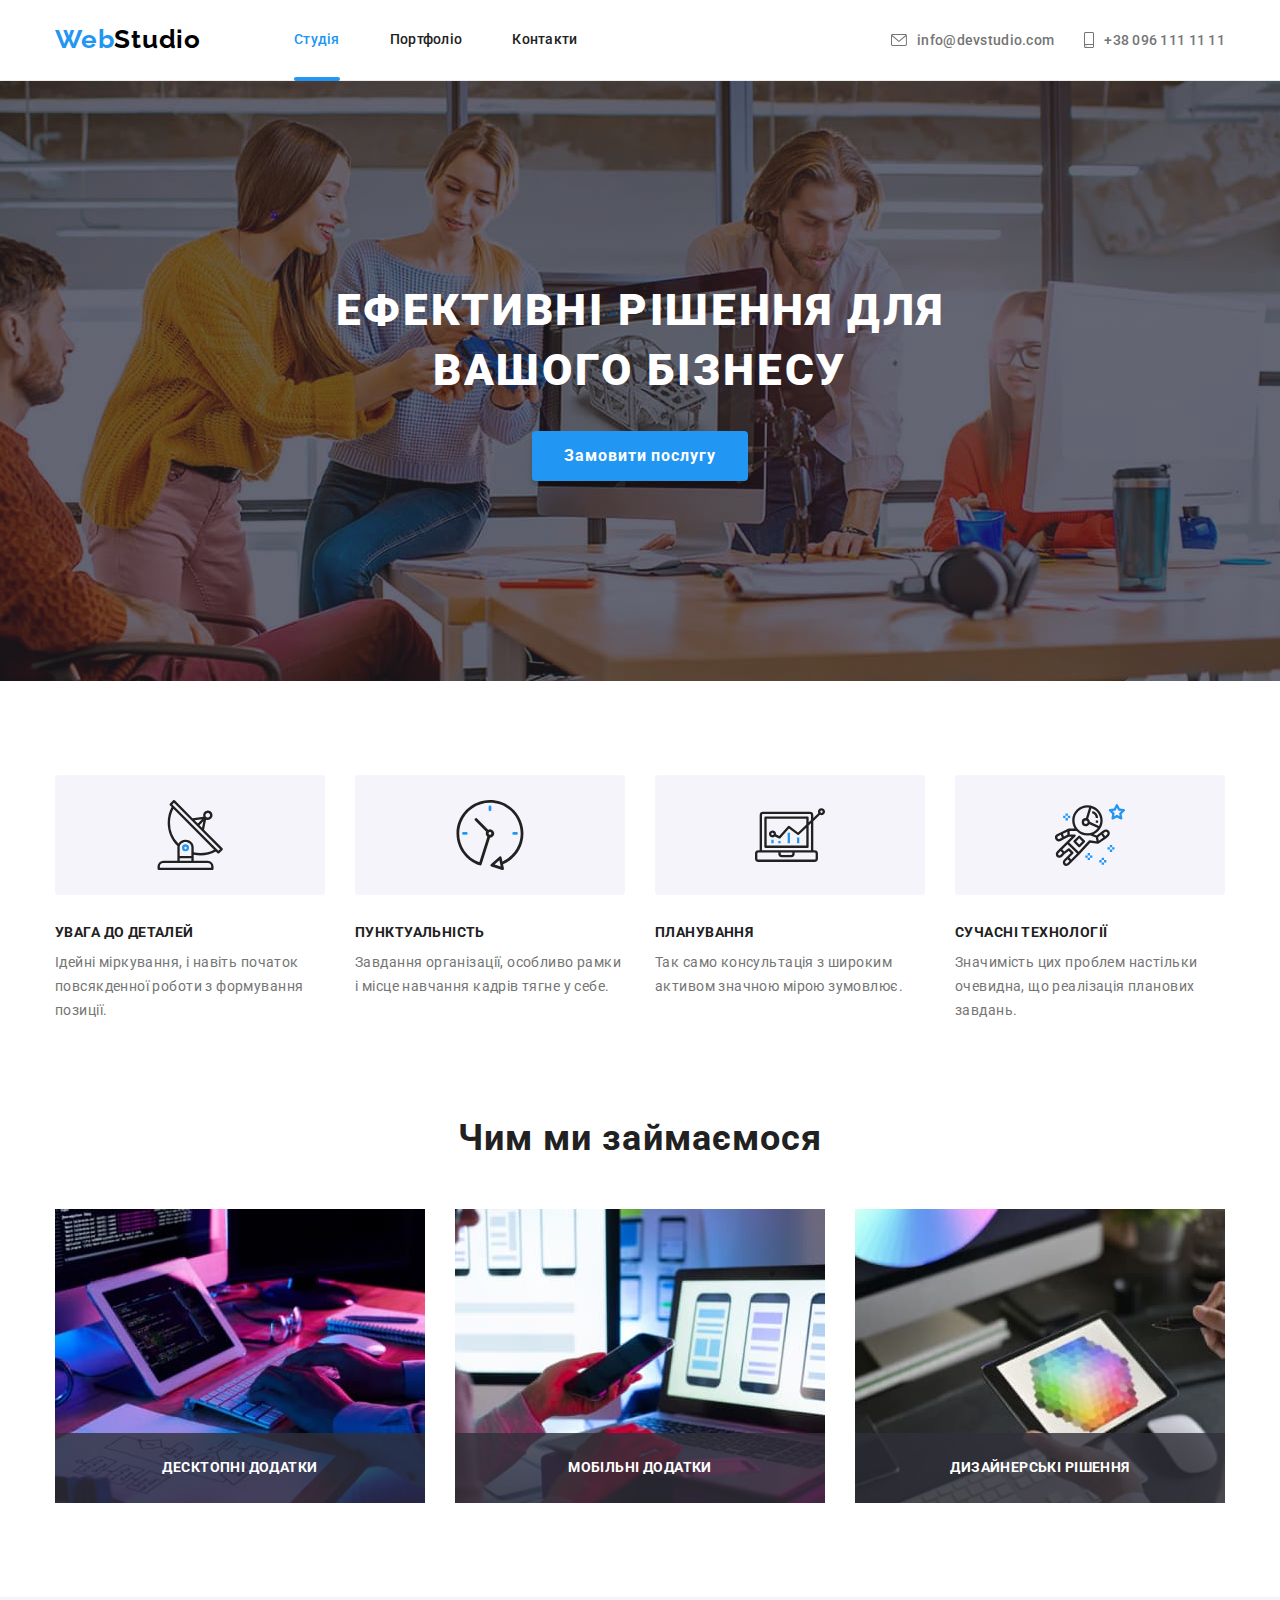
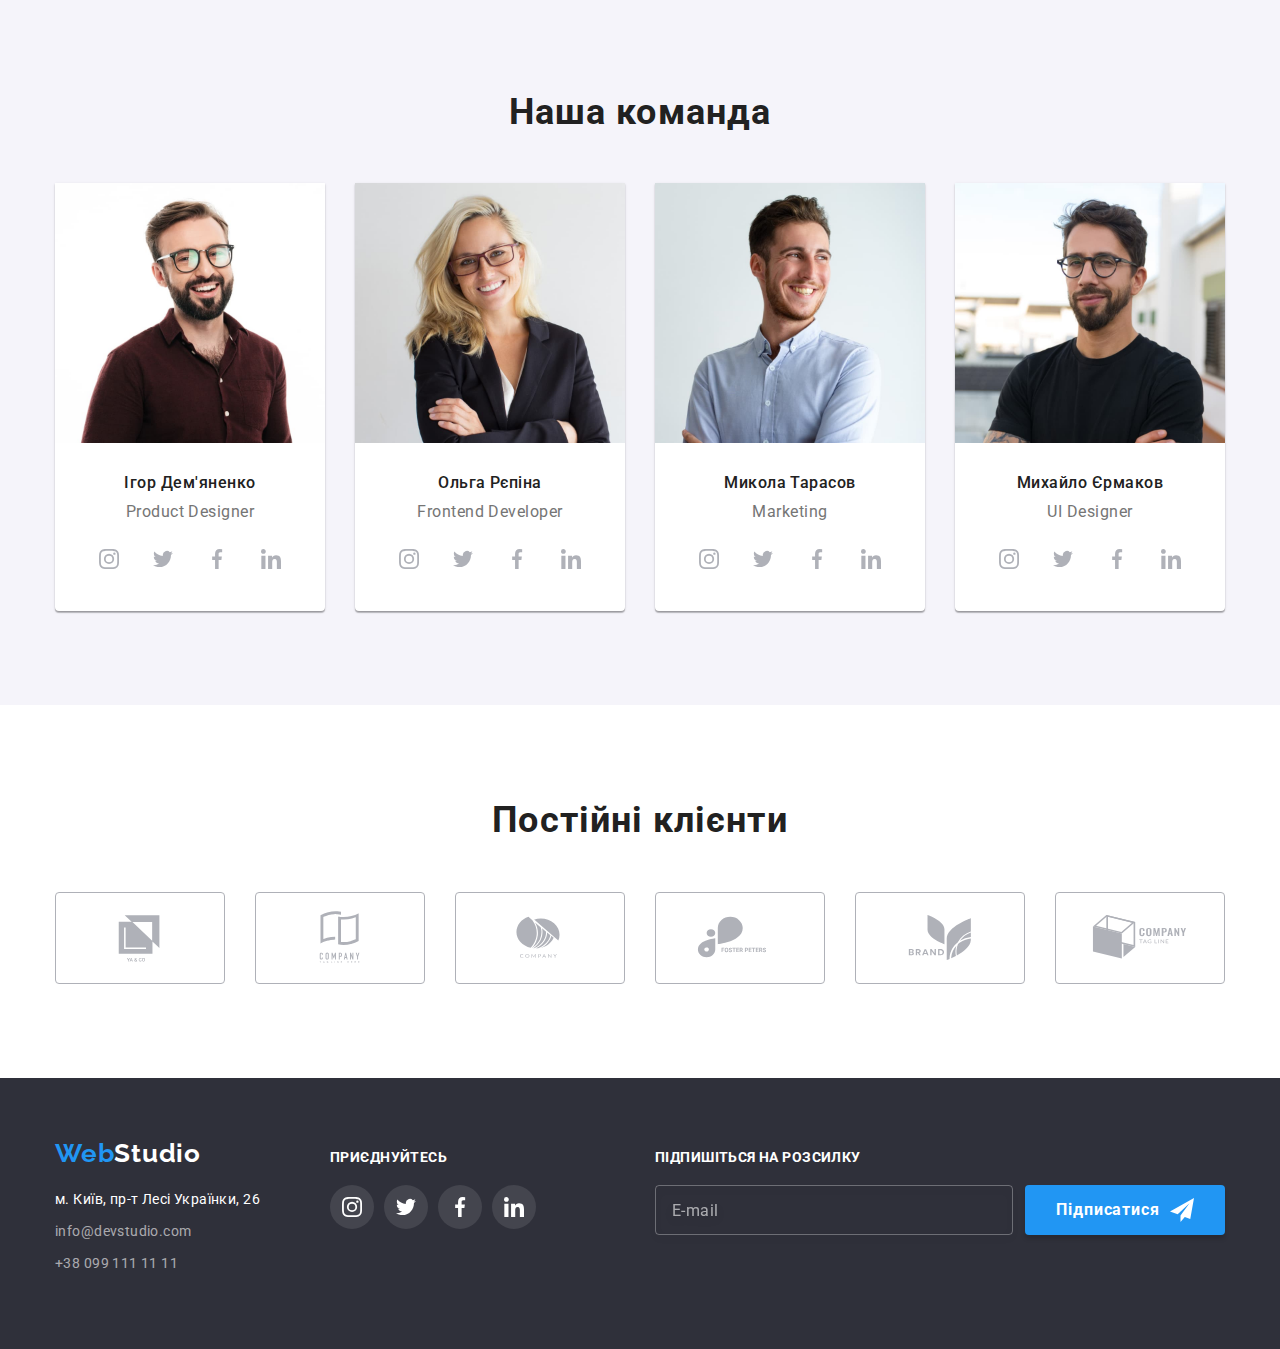
<file: index.html>
<!DOCTYPE html>
<html lang="uk">
<head>
    <meta charset="UTF-8">
    <meta http-equiv="X-UA-Compatible" content="IE=edge">
    <meta name="viewport" content="width=device-width, initial-scale=1.0">
    <title>WebStudio</title>
    <link href="https://fonts.googleapis.com/css2?family=Raleway:wght@700&family=Roboto:wght@400;500;700;900&display=swap" 
    rel="stylesheet">
    <link rel="stylesheet" href="https://cdnjs.cloudflare.com/ajax/libs/modern-normalize/1.1.0/modern-normalize.min.css">
    <link rel="stylesheet" href="./css/main.min.css">
    <!-- <link rel="stylesheet" href="./css/styles.css"> -->
</head>
<body>
    <header class="header">
        <div class="container header__container">
            <nav class="navigation header__navigation">
                <a href="./index.html" class="logo company__logo">Web<span class="company__logo--dark">Studio</span></a>
                <ul class="site-navigation list">
                    <li class="site-navigation__iteam">
                        <a href="./index.html" class="site-navigation__link current">Студія</a>
                    </li>
                    <li class="site-navigation__iteam">
                        <a href="./portfolio.html" class="site-navigation__link">Портфоліо</a>
                    </li>
                    <li class="site-navigation__iteam">
                        <a href="#" class="site-navigation__link">Контакти</a>
                    </li>
                </ul>
            </nav>
            <ul class="company-contact list">
                <li class="company-contact__iteam">
                    <a href="mailto:info@devstudio.com" class="company-contact__link company-contact__link--mail">
                        <svg class="company-contact__icon" width="16" height="12">
                            <use href="./images/icons.svg#icon-mail"></use>
                        </svg>
                        info@devstudio.com
                    </a>
                </li>
                <li class="company-contact__iteam">
                    <a href="tel:+380961111111" class="company-contact__link company-contact__link--tel">
                        <svg class="company-contact__icon" width="10" height="16">
                            <use href="./images/icons.svg#icon-smartphone"></use>
                        </svg>
                        +38 096 111 11 11
                    </a>
                </li>
            </ul>
            <button type="button" class="menu-open" data-menu-open>
                <svg class="menu-open__icon" width="40" height="40" >
                    <use href="./images/icons.svg#icon-menu-open"></use>
                </svg>
            </button>
        </div>
        <div class="mobile-menu is-hidden" data-menu>
            <div class="container">
                <div class="mobile-menu-top">
                    <button type="button" class="menu-close" data-menu-close>
                        <svg class="menu-close__icon" width="40" height="40">
                            <use href="./images/icons.svg#icon-menu-close"></use>
                        </svg>
                    </button>
                    <ul class="menu-navigation list">
                        <li class="menu-navigation__iteam">
                            <a href="./index.html" class="menu-navigation__link current">Студія</a>
                        </li>
                        <li class="menu-navigation__iteam">
                            <a href="./portfolio.html" class="menu-navigation__link">Портфоліо</a>
                        </li>
                        <li class="menu-navigation__iteam">
                            <a href="#" class="menu-navigation__link">Контакти</a>
                        </li>
                    </ul>
                </div>
                <div class="mobile-menu-bottom">
                    <ul class="menu-contact list">
                        <li class="menu-contact__iteam">
                            <a href="tel:+380961111111" class="menu-contact__link--tel">+38 096 111 11 11</a>
                        </li>
                        <li class="menu-contact__iteam">
                            <a href="mailto:info@devstudio.com" class="menu-contact__link">info@devstudio.com</a>
                        </li>
                    </ul>
                    <ul class="menu-social list">
                        <li class="menu-social__iteam">
                            <a href="#" target="_blank" noopener noreferrer class="menu-social__link">Instagram</a>
                        </li>
                        <li class="menu-social__iteam">
                            <a href="#" target="_blank" noopener noreferrer class="menu-social__link">Twitter</a>
                        </li>
                        <li class="menu-social__iteam">
                            <a href="#" target="_blank" noopener noreferrer class="menu-social__link">Facebook</a>
                        </li>
                        <li class="menu-social__iteam">
                            <a href="#" target="_blank" noopener noreferrer class="menu-social__link">LinkedIn</a>
                        </li>
                    </ul>
                </div>
            </div>
        </div>
    </header> 
    <main>
        <section class="hero hero__image">
            <div class="container hero__container">
            <h1 class="hero__title">Ефективні рішення для <br> вашого бізнесу</h1>
            <button type="button" class="hero__button" data-modal-open>Замовити послугу</button>
            </div>
        </section>
        <section class="section feature">
            <div class="container feature__container">
            <h2 hidden>Нашиі особливості</h2>
            <ul class="feature-list list">
                <li class="feature-list__iteam">
                    <div class="feature-list__wrap">
                        <svg class="feature-list__icon" width="70" height="70">
                            <use href="./images/icons.svg#icon-details"></use>
                        </svg>
                    </div>
                    <h3 class="feature-list__title">Увага до деталей</h3>
                    <p class="feature-list__description"> Ідейні міркування, і навіть початок повсякденної роботи з формування позиції.</p>
                </li>
                <li class="feature-list__iteam">
                    <div class="feature-list__wrap">
                        <svg class="feature-list__icon" width="70" height="70">
                            <use href="./images/icons.svg#icon-clock"></use>
                        </svg>
                    </div>
                    <h3 class="feature-list__title">Пунктуальність</h3>
                    <p class="feature-list__description">Завдання організації, особливо рамки і місце навчання кадрів тягне у себе.</p>
                </li>
                <li class="feature-list__iteam">
                    <div class="feature-list__wrap">
                        <svg class="feature-list__icon" width="70" height="70">
                            <use href="./images/icons.svg#icon-diagram"></use>
                        </svg>
                    </div>
                    <h3 class="feature-list__title"> Планування</h3>
                    <p class="feature-list__description">Так само консультація з широким активом значною мірою зумовлює.</p>
                </li>
                <li class="feature-list__iteam">
                    <div class="feature-list__wrap">
                        <svg class="feature-list__icon" width="70" height="70">
                            <use href="./images/icons.svg#icon-astronaut"></use>
                        </svg>
                    </div>
                    <h3 class="feature-list__title">Сучасні технології</h3>
                    <p class="feature-list__description">Значимість цих проблем настільки очевидна, що реалізація планових завдань.</p>
                </li>
            </ul>
            </div>
        </section>
        <section class="section work">
            <div class="container work__container">
            <h2 class="section-title">Чим ми займаємося</h2>
            <ul class="list work-list">
                <li class="work-list__iteam">
                    <img srcset="./images/desktop.jpg 1x, ./images/desktop-2x.jpg 2x" src="./images/desktop.jpg" alt="Десктопні додатки" width="370">
                    <div class="work-list__wrap">
                        <h3 class="work-list__text">Десктопні додатки</h3>
                    </div>
                </li>
                <li class="work-list__iteam">
                    <img  srcset="./images/mobile.jpg 1x, ./images/mobile-2x.jpg 2x " src="./images/mobile.jpg" alt="Мобільні додатки" width="370">
                    <div class="work-list__wrap">
                        <h3 class="work-list__text">Мобільні додатки</h3>
                    </div>
                </li>
                <li class="work-list__iteam">
                    <img srcset="./images/design.jpg 1x, ./images/design-2x.jpg 2x" src="./images/design.jpg" alt="Дизайнерські рішення" width="370">
                    <div class="work-list__wrap">
                    <h3 class="work-list__text">Дизайнерські рішення</h3>
                    </div>
                </li>
            </ul>
            </div>
        </section>
        <section class="section team">
            <div class="container team__container">
            <h2 class="section-title">Наша команда</h2>
            <ul class="team-list list">
                <li class="team-list__iteam">
                    <picture>
                        <source srcset="./images/igor.jpg 1x, ./images/igor-2x.jpg 2x" media="(min-width: 1200px)">
                        <source srcset="./images/igor-tab-1x.jpg 1x, ./images/igor-tab-2x.jpg 2x" media="(min-width: 768px)" >
                        <source srcset="./images/igor-mob-1x.jpg 1x, ./images/igor-mob-2x.jpg 2x" media="(max-width: 767px)">
                        <img  src="./images/igor-mob-1x.jpg" alt="Ігор Дем'яненко" width="450">
                    </picture>
                    <p class="team-list__name">Ігор Дем'яненко</p>
                    <p lang="en" class="team-list__prof">Product Designer</p>
                    <ul class="list team-social">
                        <li class="team-social__iteam">
                            <a href="#" target="_blank" class="team-social__link">
                                <svg class="team-social__icons" width="20" height="20">
                                    <use href="./images/icons.svg#icon-instagram"></use>
                                </svg>
                            </a>
                        </li>
                        <li class="team-social__iteam">
                            <a href="#" target="_blank" class="team-social__link">
                                <svg class="team-social__icons" width="20" height="20">
                                    <use href="./images/icons.svg#icon-twitter"></use>
                                </svg>
                            </a>
                        </li>
                        <li class="team-social__iteam">
                            <a href="#" target="_blank" class="team-social__link">
                                <svg class="team-social__icons" width="20" height="20">
                                    <use href="./images/icons.svg#icon-facebook"></use>
                                </svg>
                            </a>
                        </li>
                        <li class="team-social__iteam">
                            <a href="#" target="_blank" class="team-social__link">
                                <svg class="team-social__icons" width="20" height="20">
                                    <use href="./images/icons.svg#icon-linkedin"></use>
                                </svg>
                            </a>
                        </li>
                    </ul>
                </li>
                <li class="team-list__iteam">
                    <picture>
                        <source srcset="./images/olga.jpg 1x, ./images/olga-2x.jpg 2x" media="(min-width: 1200px)">
                        <source srcset="./images/olga-tab-1x.jpg 1x, ./images/olga-tab-2x.jpg 2x" media="(min-width: 768px)" >
                        <source srcset="./images/olga-mob-1x.jpg 1x, ./images/olga-mob-2x.jpg 2x" media="(max-width: 767px)" >
                        <img src="./images/olga-mob-1x.jpg" alt="Ольга Рєпіна" width="450">
                    </picture>
                    <p class="team-list__name">Ольга Рєпіна</p>
                    <p lang="en" class="team-list__prof">Frontend Developer</p>
                    <ul class="list list team-social">
                        <li class="team-social__iteam">
                            <a href="#" target="_blank" class="team-social__link">
                                <svg class="team-social__icons" width="20" height="20">
                                    <use href="./images/icons.svg#icon-instagram"></use>
                                </svg>
                            </a>
                        </li>
                        <li class="team-social__iteam">
                            <a href="#" target="_blank" class="team-social__link">
                                <svg class="team-social__icons" width="20" height="20">
                                    <use href="./images/icons.svg#icon-twitter"></use>
                                </svg>
                            </a>
                        </li>
                        <li class="team-social__iteam">
                            <a href="#" target="_blank" class="team-social__link">
                                <svg class="team-social__icons" width="20" height="20">
                                    <use href="./images/icons.svg#icon-facebook"></use>
                                </svg>
                            </a>
                        </li>
                        <li class="team-social__iteam">
                            <a href="#" target="_blank" class="team-social__link">
                                <svg class="team-social__icons" width="20" height="20">
                                    <use href="./images/icons.svg#icon-linkedin"></use>
                                </svg>
                            </a>
                        </li>
                    </ul>
                </li>
                <li class="team-list__iteam">
                    <picture>
                        <source srcset="./images/mykola.jpg 1x, ./images/mykola-2x.jpg 2x" media="(min-width: 1200px)">
                        <source srcset="./images/mykola-tab-1x.jpg 1x, ./images/mykola-tab-2x.jpg 2x" media="(min-width: 768px)">
                        <source srcset="./images/mykola-mob-1x.jpg 1x, ./images/mykola-mob-2x.jpg 2x" media="(max-width: 767px)">
                        <img  src="./images/mykola-mob-1x.jpg" alt="Микола Тарасов" width="450">
                    </picture>
                    <p class="team-list__name">Микола Тарасов</p>
                    <p lang="en" class="team-list__prof">Marketing</p>
                    <ul class="list list team-social">
                        <li class="team-social__iteam">
                            <a href="#" target="_blank" class="team-social__link">
                                <svg class="team-social__icons" width="20" height="20">
                                    <use href="./images/icons.svg#icon-instagram"></use>
                                </svg>
                            </a>
                        </li>
                        <li class="team-social__iteam">
                            <a href="#" target="_blank" class="team-social__link">
                                <svg class="team-social__icons" width="20" height="20">
                                    <use href="./images/icons.svg#icon-twitter"></use>
                                </svg>
                            </a>
                        </li>
                        <li class="team-social__iteam">
                            <a href="#" target="_blank" class="team-social__link">
                                <svg class="team-social__icons" width="20" height="20">
                                    <use href="./images/icons.svg#icon-facebook"></use>
                                </svg>
                            </a>
                        </li>
                        <li class="team-social__iteam">
                            <a href="#" target="_blank" class="team-social__link">
                                <svg class="team-social__icons" width="20" height="20">
                                    <use href="./images/icons.svg#icon-linkedin"></use>
                                </svg>
                            </a>
                        </li>
                    </ul>
                </li>
                <li class="team-list__iteam">
                    <picture>
                        <source srcset="./images/mikhailo.jpg 1x, ./images/mikhailo-2x.jpg 2x"  media="(min-width: 1200px)">
                        <source srcset="./images/mikhailo-tab-1x.jpg 1x, ./images/mikhailo-tab-2x.jpg 2x" media="(min-width: 768px)">
                        <source srcset="./images/mikhailo-mob-1x.jpg 1x, ./images/mikhailo-mob-2x.jpg 2x" media="(max-width: 767px)">
                        <img src="./images/mikhailo-mob-1x.jpg" alt="Михайло Єрмаков" width="450">
                    </picture>
                    <p class="team-list__name">Михайло Єрмаков</p>
                    <p lang="en" class="team-list__prof">UI Designer</p>
                    <ul class="list list team-social">
                        <li class="team-social__iteam">
                            <a href="#" target="_blank" class="team-social__link">
                                <svg class="team-social__icons" width="20" height="20">
                                    <use href="./images/icons.svg#icon-instagram"></use>
                                </svg>
                            </a>
                        </li>
                        <li class="team-social__iteam">
                            <a href="#" target="_blank" class="team-social__link">
                                <svg class="team-social__icons" width="20" height="20">
                                    <use href="./images/icons.svg#icon-twitter"></use>
                                </svg>
                            </a>
                        </li>
                        <li class="team-social__iteam">
                            <a href="#" target="_blank" class="team-social__link">
                                <svg class="team-social__icons" width="20" height="20">
                                    <use href="./images/icons.svg#icon-facebook"></use>
                                </svg>
                            </a>
                        </li>
                        <li class="team-social__iteam">
                            <a href="#" target="_blank" class="team-social__link">
                                <svg class="team-social__icons" width="20" height="20">
                                    <use href="./images/icons.svg#icon-linkedin"></use>
                                </svg>
                            </a>
                        </li>
                    </ul>
                </li>
            </ul>
            </div>
        </section>
        <section class="section partners">
            <div class="container partners__container">
            <h2 class="section-title">Постійні клієнти</h2>
            <ul class="list partners-list">
                <li class="partners-list__iteam">
                    <a href="#" class="partners-list__link">
                        <svg class="partners-list__icon" width="106" height="60">
                            <use href="./images/icons.svg#icon-yaandco"></use>
                        </svg>
                    </a>
                </li>
                <li class="partners-list__iteam">
                    <a href="#" class="partners-list__link">
                        <svg class="partners-list__icon" width="106" height="60">
                            <use href="./images/icons.svg#icon-companytaglinehere"></use>
                        </svg>
                    </a>
                </li>
                <li class="partners-list__iteam">
                    <a href="#" class="partners-list__link">
                        <svg class="partners-list__icon" width="106" height="60">
                            <use href="./images/icons.svg#icon-company"></use>
                        </svg>
                    </a>
                </li>
                <li class="partners-list__iteam">
                    <a href="#" class="partners-list__link">
                        <svg class="partners-list__icon" width="106" height="60">
                            <use href="./images/icons.svg#icon-fosterpeters"></use>
                        </svg>
                    </a>
                </li>
                <li class="partners-list__iteam">
                    <a href="#" class="partners-list__link">
                        <svg class="partners-list__icon" width="106" height="60">
                            <use href="./images/icons.svg#icon-brand"></use>
                        </svg>
                    </a>
                </li>
                <li class="partners-list__iteam">
                    <a href="#" class="partners-list__link">
                        <svg class="partners-list__icon" width="106" height="60">
                            <use href="./images/icons.svg#icon-companytagline"></use>
                        </svg>
                    </a>
                </li>
            </ul>
            </div>
        </section>
    </main>
    <footer class="footer">
        <div class="container footer__container">
            <div class="footer-wrap">
            <div class="footer__address">
                <a href="./index.html" class="footer-company__logo">Web<span class="company__logo--light">Studio</span></a>
                <address class="address-wrap">
                    <ul class="list footer-list">
                        <li class="footer-list__iteam">
                            <a href="https://goo.gl/maps/CPtrU1FHBa2aNyZL9" target="_blank" rel="noopener noreferrer" class="footer-list__address">м. Київ, пр-т Лесі Українки, 26</a> 
                        </li>
                        <li class="footer-list__iteam"> 
                            <a href="mailto:info@devstudio.com" class="footer-list__contact">info@devstudio.com</a> 
                        </li>
                        <li class="footer-list__iteam"> 
                            <a href="tel:+380991111111" class="footer-list__contact">+38 099 111 11 11</a> 
                        </li>
                    </ul>
                </address>
            </div>
            <div class="footer__social">
                <h2 class="footer-title">Приєднуйтесь</h2>
                <ul class="list social-wrap">
                    <li class="social-wrap__iteam">
                        <a href="#" target="_blank" class="social-wrap__link">
                            <svg width="20" height="20">
                                <use href="./images/icons.svg#icon-instagram" ></use>
                            </svg>
                        </a>
                    </li>
                    <li class="social-wrap__iteam">
                        <a href="#" target="_blank" class="social-wrap__link">
                            <svg width="20" height="20">
                                <use href="./images/icons.svg#icon-twitter" ></use>
                            </svg>
                        </a>
                    </li>
                    <li class="social-wrap__iteam">
                        <a href="#" target="_blank" class="social-wrap__link">
                            <svg width="20" height="20">
                                <use href="./images/icons.svg#icon-facebook"></use>
                            </svg>
                        </a>
                    </li>
                    <li class="social-wrap__iteam">
                        <a href="#" target="_blank" class="social-wrap__link">
                            <svg width="20" height="20">
                                <use href="./images/icons.svg#icon-linkedin"></use>
                            </svg>
                        </a>
                    </li>
                </ul>
            </div>
            <form>
            </div>
                <div class="footer-follow-wrap">
                <h2 class="footer-follow">Підпишіться на розсилку</h2>
                <div class="footer-form"> 
                    <input type="email" name="user-follow" class="footer-form__input" placeholder="E-mail"/>
                    <button type="button" class="footer-form__button">
                        Підписатися
                        <svg width="24" height="24" class="footer-form__icon">
                            <use href="./images/icons.svg#icon-airplane"></use>
                        </svg>
                    </button>
                </div>
            </form>
        </div>
    </footer>
    <div class="backdrop is-hidden" data-modal>
        <div class="modal">
            <button type="button" class="modal-close" data-modal-close>
                <svg class="modal-close-icon" width="18" height="18">
                    <use href="./images/icons.svg#icon-close"></use>
                </svg>
            </button>

            <p class="modal-title">Залиште свої дані, ми вам передзвонимо</p>

            <form class="modal-form">
                <div class="modal-field">
                    <label for="user-name" class="label-input" >Ім'я</label>
                    <div class="input-wrap">
                        <input type="text" name="user-name" class="modal-input" id="user-name" required />
                        <svg class="modal-icon" width="18" height="18">
                            <use href="./images/icons.svg#icon-person-modal"></use>
                        </svg>
                    </div>
                </div>
                <div class="modal-field">
                    <label for="user-tel" class="label-input">Телефон</label>
                    <div class="input-wrap">
                        <input type="tel" name="user-tel" class="modal-input" id="user-tel" required />
                        <svg  class="modal-icon" width="18" height="18">
                            <use href="./images/icons.svg#icon-phone-modal"></use>
                        </svg>
                    </div>
                </div>
                <div class="modal-field">
                    <label for="user-email" class="label-input">Пошта</label>
                    <div class="input-wrap">
                        <input type="email" name="user-email" class="modal-input" id="user-email" required />
                        <svg class="modal-icon" width="18" height="18">
                            <use href="./images/icons.svg#icon-email-modal"></use>
                        </svg>
                    </div>
                </div>
                <div class="modal-field">
                    <label for="comment-text" class="label-input">Коментар</label>
                    <textarea name="comment" class="comment-form" id="comment-text" placeholder="Введіть текст"></textarea>
                </div>
                <div class="modal-field-policy">
                <input type="checkbox" name="policy" id="policy" class="input-policy visually-hidden"/>
                <label for="policy" class="policy-text">
                    <span>
                        <svg width="16" height="15" class="icon-check">
                            <use href="./images/icons.svg#icon-policy"></use>
                        </svg>
                    </span>
                    Погоджуюся з розсилкою та приймаю 
                    <a href="#" class="doc-text">Умови договору </a>
                </label>
                </div>
                <button type="submit" class="modal-button">Відправити</button>
            </form>
        </div>
    </div>
    <script src="./js/modal.js">
    </script>
    <script src="./js/menu.js">
    </script>
</body>
</html>
</file>
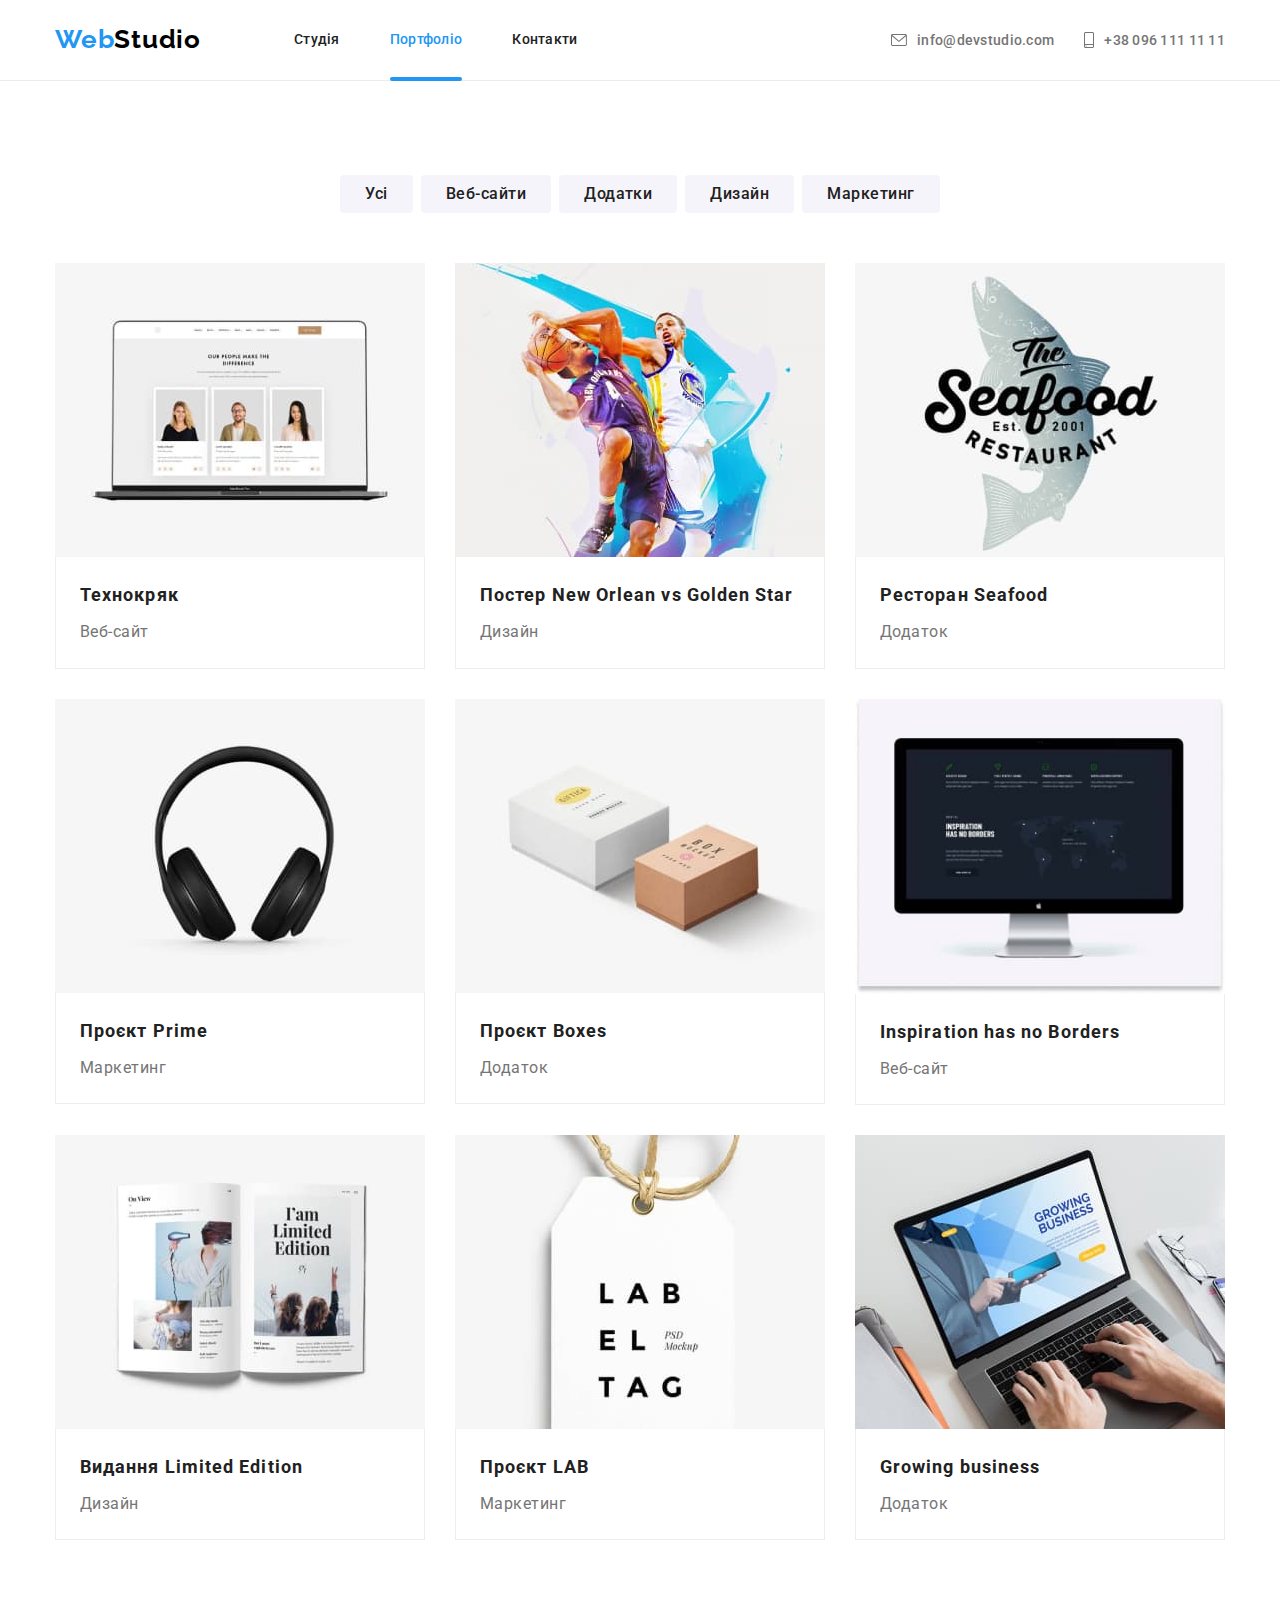
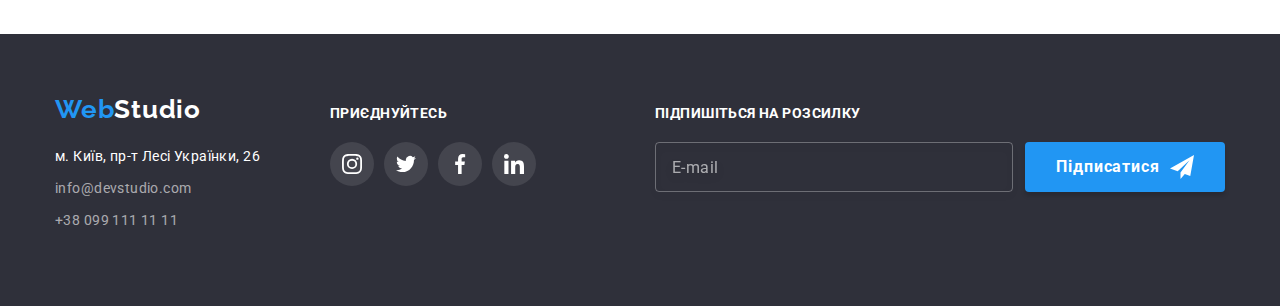
<file: portfolio.html>
<!DOCTYPE html>
<html lang="uk">
<head>
    <meta charset="UTF-8">
    <meta http-equiv="X-UA-Compatible" content="IE=edge">
    <meta name="viewport" content="width=device-width, initial-scale=1.0">
    <title>Портфоліо</title>
    <link href="https://fonts.googleapis.com/css2?family=Raleway:wght@700&family=Roboto:wght@400;500;700;900&display=swap"
    rel="stylesheet">
    <link rel="stylesheet" href="https://cdnjs.cloudflare.com/ajax/libs/modern-normalize/1.1.0/modern-normalize.min.css">
    <!-- <link rel="stylesheet" href="./css/styles.css"> -->
    <link rel="stylesheet" href="./css/main.min.css">
</head>
<body>
    <header class="header">
        <div class="container header__container">
            <nav class="navigation header__navigation">
                <a href="./index.html" class="logo company__logo">Web<span class="company__logo--dark">Studio</span></a>
                <ul class="site-navigation list">
                    <li class="site-navigation__iteam">
                        <a href="./index.html" class="site-navigation__link">Студія</a>
                    </li>
                    <li class="site-navigation__iteam">
                        <a href="./portfolio.html" class="site-navigation__link current">Портфоліо</a>
                    </li>
                    <li class="site-navigation__iteam">
                        <a href="#" class="site-navigation__link">Контакти</a>
                    </li>
                </ul>
            </nav>
            <ul class="company-contact list">
                <li class="company-contact__iteam">
                    <a href="mailto:info@devstudio.com" class="company-contact__link company-contact__link--mail">
                        <svg class="company-contact__icon" width="16" height="12">
                            <use href="./images/icons.svg#icon-mail"></use>
                        </svg>
                        info@devstudio.com
                    </a>
                </li>
                <li class="company-contact__iteam">
                    <a href="tel:+380961111111" class="company-contact__link company-contact__link--tel">
                        <svg class="company-contact__icon" width="10" height="16">
                            <use href="./images/icons.svg#icon-smartphone"></use>
                        </svg>
                        +38 096 111 11 11
                    </a>
                </li>
            </ul>
            <button type="button" class="menu-open" data-menu-open>
                <svg class="menu-open__icon" width="40" height="40">
                    <use href="./images/icons.svg#icon-menu-open"></use>
                </svg>
            </button>
        </div>
        <div class="mobile-menu is-hidden" data-menu>
            <div class="container">
                <div class="mobile-menu-top">
                    <button type="button" class="menu-close" data-menu-close>
                        <svg class="menu-close__icon" width="40" height="40">
                            <use href="./images/icons.svg#icon-menu-close"></use>
                        </svg>
                    </button>
                    <ul class="menu-navigation list">
                        <li class="menu-navigation__iteam">
                            <a href="./index.html" class="menu-navigation__link">Студія</a>
                        </li>
                        <li class="menu-navigation__iteam">
                            <a href="./portfolio.html" class="menu-navigation__link current">Портфоліо</a>
                        </li>
                        <li class="menu-navigation__iteam">
                            <a href="#" class="menu-navigation__link">Контакти</a>
                        </li>
                    </ul>
                </div>
                <div class="mobile-menu-bottom">
                    <ul class="menu-contact list">
                        <li class="menu-contact__iteam">
                            <a href="tel:+380961111111" class="menu-contact__link--tel">+38 096 111 11 11</a>
                        </li>
                        <li class="menu-contact__iteam">
                            <a href="mailto:info@devstudio.com" class="menu-contact__link">info@devstudio.com</a>
                        </li>
                    </ul>
                    <ul class="menu-social list">
                        <li class="menu-social__iteam">
                            <a href="#" target="_blank" noopener noreferrer class="menu-social__link">Instagram</a>
                        </li>
                        <li class="menu-social__iteam">
                            <a href="#" target="_blank" noopener noreferrer class="menu-social__link">Twitter</a>
                        </li>
                        <li class="menu-social__iteam">
                            <a href="#" target="_blank" noopener noreferrer class="menu-social__link">Facebook</a>
                        </li>
                        <li class="menu-social__iteam">
                            <a href="#" target="_blank" noopener noreferrer class="menu-social__link">LinkedIn</a>
                        </li>
                    </ul>
                </div>
            </div>
        </div>
    </header>
    <main>
        <section class="section filter">
            <div class="container filter__container">
            <h1 hidden>Портфоліо</h1>
            <ul class="filter__list list">
                <li>
                    <button type="button" class="filter-list__button">Усі</button>
                </li>
                <li>
                    <button type="button" class="filter-list__button">Веб-сайти</button>
                </li>
                <li>
                    <button type="button" class="filter-list__button">Додатки</button>
                </li>
                <li>
                    <button type="button" class="filter-list__button">Дизайн</button>
                </li>
                <li>
                    <button type="button" class="filter-list__button">Маркетинг</button>
                </li>
            </ul>
            <ul class="list projects">
                <li class="projects__iteam">
                    <a href="#" class="projects__link">
                        <div class="projects__wrap">
                        <picture>
                            <source srcset="./images/teh.jpg 1x, ./images/teh-2x.jpg 2x" media="(min-width: 1200px)">
                            <source srcset="./images/teh-tab-1x.jpg 1x, ./images/teh-tab-2x.jpg 2x" media="(min-width: 768px)">
                            <source srcset="./images/teh-mob-1x.jpg 1x, ./images/teh-mob-2x.jpg 2x" media="(max-width: 767px)">
                            <img src="./images/teh-mob-1x.jpg" alt="Технокряк" width="450">
                        </picture>
                        <p class="projects__text">Ресурс пропонує комплексні пропозиції з різним рівнем функціоналу та сервісів. Все це дозволить відвідувачу отримати
                        вичерпні відомості про компанію чи приватну особу.</p>
                        </div>
                        <div class="projects__border">
                        <h2 class="projects__name">Технокряк</h2>
                        <p class="projects__type">Веб-сайт</p>
                        </div>
                    </a>
                </li>
                <li class="projects__iteam">
                    <a href="#" class="projects__link">
                        <div class="projects__wrap">
                        <picture>
                            <source srcset="./images/neworlean.jpg 1x, ./images/neworlean-2x.jpg 2x" media="(min-width: 1200px)">
                            <source srcset="./images/neworlean-tab-1x.jpg 1x, ./images/neworlean-tab-2x.jpg 2x" media="(min-width: 768px)">
                            <source srcset="./images/neworlean-mob-1x.jpg 1x, ./images/neworlean-mob-2x.jpg 2x" media="(max-width: 767px)">
                            <img src="./images/neworlean-mob-1x.jpg" alt="Постер" width="450">
                        </picture>
                        <p class="projects__text">Ресурс пропонує комплексні пропозиції з різним рівнем функціоналу та сервісів. Все це дозволить відвідувачу отримати
                        вичерпні відомості про компанію чи приватну особу.</p>
                        </div>
                        <div class="projects__border">
                        <h2 class="projects__name">Постер New Orlean vs Golden Star</h2>
                        <p class="projects__type">Дизайн</p>
                        </div>
                    </a>
                </li>
                <li class="projects__iteam">
                    <a href="#" class="projects__link">
                        <div class="projects__wrap">
                        <picture>
                            <source srcset="./images/seafood.jpg 1x, ./images/seafood-2x.jpg 2x" media="(min-width: 1200px)">
                            <source srcset="./images/seafood-tab-1x.jpg 1x, ./images/seafood-tab-2x.jpg 2x" media="(min-width: 768px)">
                            <source srcset="./images/seafood-mob-1x.jpg 1x, ./images/seafood-mob-2x.jpg 2x" media="(max-width: 767px)">
                            <img src="./images/seafood-mob-1x.jpg" alt="Ресторан" width="450">
                        </picture>
                        <p class="projects__text">Ресурс пропонує комплексні пропозиції з різним рівнем функціоналу та сервісів. Все це дозволить відвідувачу отримати
                        вичерпні відомості про компанію чи приватну особу.</p>
                        </div>
                        <div class="projects__border">
                        <h2 class="projects__name">Ресторан Seafood</h2>
                        <p class="projects__type">Додаток</p>
                        </div>
                    </a>
                </li>
                <li class="projects__iteam">
                    <a href="#" class="projects__link">
                        <div class="projects__wrap">
                        <picture>
                            <source srcset="./images/prime.jpg 1x, ./images/prime-2x.jpg 2x" media="(min-width: 1200px)">
                            <source srcset="./images/prime-tab-1x.jpg 1x, ./images/prime-tab-2x.jpg 2x" media="(min-width: 768px)">
                            <source srcset="./images/prime-mob-1x.jpg 1x, ./images/prime-mob-2x.jpg 2x" media="(max-width: 767px)">
                        <img src="./images/prime-mob-1x.jpg" alt="Проект Prime" width="450">
                        </picture>
                        <p class="projects__text">Ресурс пропонує комплексні пропозиції з різним рівнем функціоналу та сервісів. Все це дозволить відвідувачу отримати
                        вичерпні відомості про компанію чи приватну особу.</p>
                        </div>
                        <div class="projects__border">
                        <h2 class="projects__name">Проєкт Prime</h2>
                        <p class="projects__type">Маркетинг</p>
                        </div>
                    </a>
                </li>
                <li class="projects__iteam">
                    <a href="#" class="projects__link">
                        <div class="projects__wrap">
                        <picture>
                            <source srcset="./images/boxes.jpg 1x, ./images/boxes-2x.jpg 2x" media="(min-width: 1200px)">
                            <source srcset="./images/boxes-tab-1x.jpg 1x, ./images/boxes-tab-2x.jpg 2x" media="(min-width: 768px)">
                            <source srcset="./images/boxes-mob-1x.jpg 1x, ./images/boxes-mob-2x.jpg 2x" media="(max-width: 767px)">
                        <img src="./images/boxes-mob-1x.jpg" alt="Проект Boxes" width="450">
                        </picture>
                        <p class="projects__text">Ресурс пропонує комплексні пропозиції з різним рівнем функціоналу та сервісів. Все це дозволить відвідувачу отримати
                        вичерпні відомості про компанію чи приватну особу.</p>
                        </div>
                        <div class="projects__border">
                        <h2 class="projects__name">Проєкт Boxes</h2>
                        <p class="projects__type">Додаток</p>
                        </div>
                    </a>
                </li>
                <li class="projects__iteam">
                    <a href="#" class="projects__link">
                        <div class="projects__wrap">
                        <picture>
                            <source srcset="./images/inspiration.jpg 1x, ./images/inspiration-2x.jpg 2x" media="(min-width: 1200px)">
                            <source srcset="./images/inspiration-tab-1x.jpg 1x, ./images/inspiration-tab-2x.jpg 2x" media="(min-width: 768px)">
                            <source srcset="./images/inspiration-mob-1x.jpg 1x, ./images/inspiration-mob-2x.jpg 2x" media="(max-width: 767px)">
                            <img src="./images/inspiration-mob-1x.jpg" alt="Inspiration has no Borders" width="450">
                        </picture>
                        <p class="projects__text">Ресурс пропонує комплексні пропозиції з різним рівнем функціоналу та сервісів. Все це дозволить відвідувачу отримати
                        вичерпні відомості про компанію чи приватну особу.</p>
                        </div>
                        <div class="projects__border">
                        <h2 class="projects__name">Inspiration has no Borders</h2>
                        <p class="projects__type">Веб-сайт</p>
                        </div>
                    </a>
                </li>
                <li class="projects__iteam">
                    <a href="#" class="projects__link">
                        <div class="projects__wrap">
                        <picture>
                            <source srcset="./images/limitededition.jpg 1x, ./images/limitededition-2x.jpg 2x" media="(min-width: 1200px)">
                            <source srcset="./images/limitededition-tab-1x.jpg 1x, ./images/limitededition-tab-2x.jpg 2x" media="(min-width: 768px)">
                            <source srcset="./images/limitededition-mob-1x.jpg  1x, ./images/limitededition-mob-2x.jpg  2x" media="(max-width: 767px)">
                            <img src="./images/limitededition-mob-1x.jpg" alt="Видання Limited Edition" width="450">
                        </picture>
                        <p class="projects__text">Ресурс пропонує комплексні пропозиції з різним рівнем функціоналу та сервісів. Все це дозволить відвідувачу отримати
                        вичерпні відомості про компанію чи приватну особу.</p>
                        </div>
                        <div class="projects__border">
                        <h2 class="projects__name">Видання Limited Edition</h2>
                        <p class="projects__type">Дизайн</p>
                        </div>
                    </a>
                </li>
                <li class="projects__iteam">
                    <a href="#" class="projects__link">
                        <div class="projects__wrap">
                        <picture>
                            <source srcset="./images/lab.jpg 1x, ./images/lab-2x.jpg 2x" media="(min-width: 1200px)">
                            <source srcset="./images/lab-tab-1x.jpg 1x, ./images/lab-tab-2x.jpg 2x" media="(min-width: 768px)">
                            <source srcset="./images/lab-mob-1x.jpg 1x, ./images/lab-mob-2x.jpg 2x" media="(max-width: 767px)">
                            <img src="./images/lab-mob-1x.jpg" alt="Проєкт LAB" width="450">
                        </picture>
                        <p class="projects__text">Ресурс пропонує комплексні пропозиції з різним рівнем функціоналу та сервісів. Все це дозволить відвідувачу отримати
                        вичерпні відомості про компанію чи приватну особу.</p>
                        </div>
                        <div class="projects__border">
                        <h2 class="projects__name">Проєкт LAB</h2>
                        <p class="projects__type">Маркетинг</p>
                        </div>
                    </a>
                </li>
                <li class="projects__iteam">
                    <a href="#" class="projects__link">
                        <div class="projects__wrap">
                        <picture>
                            <source srcset="./images/growing.jpg 1x, ./images/growing-2x.jpg 2x" media="(min-width: 1200px)">
                            <source srcset="./images/growing-tab-1x.jpg 1x, ./images/growing-tab-2x.jpg 2x" media="(min-width: 768px)">
                            <source srcset="./images/growing-mob-1x.jpg 1x, ./images/growing-mob-2x.jpg 2x"media="(max-width: 767px)">
                            <img src="./images/growing-mob-1x.jpg" alt="Growing business" width="450">
                        </picture>
                        <p class="projects__text">Ресурс пропонує комплексні пропозиції з різним рівнем функціоналу та сервісів. Все це дозволить відвідувачу отримати
                        вичерпні відомості про компанію чи приватну особу.</p>
                        </div>
                        <div class="projects__border">
                        <h2 lang="en" class="projects__name">Growing business</h2>
                        <p class="projects__type">Додаток</p>
                        </div>
                    </a>
                </li>
            </ul>
            </div>
        </section>
    </main>
    <footer class="footer">
        <div class="container footer__container">
            <div class="footer-wrap">
                <div class="footer__address">
                    <a href="./index.html" class="footer-company__logo">Web<span
                            class="company__logo--light">Studio</span></a>
                    <address class="address-wrap">
                        <ul class="list footer-list">
                            <li class="footer-list__iteam">
                                <a href="https://goo.gl/maps/CPtrU1FHBa2aNyZL9" target="_blank" rel="noopener noreferrer"
                                    class="footer-list__address">м. Київ, пр-т Лесі Українки, 26</a>
                            </li>
                            <li class="footer-list__iteam">
                                <a href="mailto:info@devstudio.com" class="footer-list__contact">info@devstudio.com</a>
                            </li>
                            <li class="footer-list__iteam">
                                <a href="tel:+380991111111" class="footer-list__contact">+38 099 111 11 11</a>
                            </li>
                        </ul>
                    </address>
                </div>
                <div class="footer__social">
                    <h2 class="footer-title">Приєднуйтесь</h2>
                    <ul class="list social-wrap">
                        <li class="social-wrap__iteam">
                            <a href="#" target="_blank" class="social-wrap__link">
                                <svg width="20" height="20">
                                    <use href="./images/icons.svg#icon-instagram"></use>
                                </svg>
                            </a>
                        </li>
                        <li class="social-wrap__iteam">
                            <a href="#" target="_blank" class="social-wrap__link">
                                <svg width="20" height="20">
                                    <use href="./images/icons.svg#icon-twitter"></use>
                                </svg>
                            </a>
                        </li>
                        <li class="social-wrap__iteam">
                            <a href="#" target="_blank" class="social-wrap__link">
                                <svg width="20" height="20">
                                    <use href="./images/icons.svg#icon-facebook"></use>
                                </svg>
                            </a>
                        </li>
                        <li class="social-wrap__iteam">
                            <a href="#" target="_blank" class="social-wrap__link">
                                <svg width="20" height="20">
                                    <use href="./images/icons.svg#icon-linkedin"></use>
                                </svg>
                            </a>
                        </li>
                    </ul>
                </div>
                <form>
            </div>
            <div class="footer-follow-wrap">
                <h2 class="footer-follow">Підпишіться на розсилку</h2>
                <div class="footer-form">
                    <input type="email" name="user-follow" class="footer-form__input" placeholder="E-mail" />
                    <button type="button" class="footer-form__button">
                        Підписатися
                        <svg width="24" height="24" class="footer-form__icon">
                            <use href="./images/icons.svg#icon-airplane"></use>
                        </svg>
                    </button>
                </div>
                </form>
            </div>
    </footer>
    <script src="./js/menu.js">
    </script>
</body>
</html>
</file>
<file: css/styles.css>
/* колір основного тексту: #757575 */
/* колір вторинного тексту #212121 */
/* колір акценту #2196F3 */
/* колір білий #FFFFFF */
/* колір у футері rgba(255, 255, 255, 0.6) */

:root {
    --primary-text-color: #757575;
    --title-text-color: #212121;
    --accent-color: #2196F3;
    --primary-white-color: #FFFFFF;
    --primary-black-color: #000000;
    --primary-background-color: #2F303A;
    --title-background-color: #F5F4FA;
    --secondary-background-color: #2F303A;
    --primary-icon-color: #AFB1B8;
    --tra: 250ms cubic-bezier(0.4, 0, 0.2, 1);
    

}

h1,
h2,
h3,
h4,
h5,
h6,
p {
    margin: 0;
}

img {
    display: block;
    max-width: 100%;
    height: auto;
}

body {
    color: var(--primary-text-color);
    background-color: var(--primary-white-color);
    font-family: "Roboto", sans-serif;
}

.list {
    list-style: none;
    padding: 0;
    margin: 0;
}

.container {
    margin: 0 auto;
    width: 1200px;
    padding-left: 15px;
    padding-right: 15px;
    /* outline: 2px solid tomato; */
}

 .visually-hidden {
    position: absolute;
    width: 1px;
    height: 1px;
    margin: -1px;
    border: 0;
    padding: 0;
    white-space: nowrap;
    clip-path: inset(100%);
    clip: rect(0 0 0 0);
    overflow: hidden;
 }

/* ------------------------------------------------------- */

    /* Шапка */

.header-container {
    display: flex;
    align-items: center;
}

.nav-container {
    display: flex;
    margin-right: auto;
}

.contact {
    display: flex;
    gap: 30px;
    
}

.site-nav {
    display: flex;
    align-items: center;
    gap: 50px;
}


.header {
    /* padding-top: 24px;
    padding-bottom: 24px; */
    border-bottom: 1px solid #ECECEC;
}

.logo {
    color: var(--accent-color);
    font-family: "Raleway";
    font-weight: 700;
    font-size: 26px;
    line-height: 1.19;
    letter-spacing: 0.03em;
    text-decoration: none;
    margin-right: 93px;
    padding-top: 24px;
    padding-bottom: 25px;
}

.studio {
    color: var(--primary-black-color);
}


.site-nav .link {
    color: var(--title-text-color);
    font-weight: 500;
    font-size: 14px;
    line-height: 1.14;
    letter-spacing: 0.02em;
    text-decoration: none;
    display: block;
    transition: color var(--tra);
    position: relative;
    padding-top: 32px;
    padding-bottom: 32px;
}


.site-nav .link:hover,
.site-nav .link:focus {
    color: var(--accent-color);
}


.site-nav .link.current::after {
    content: '';
    position: absolute;
    display: block;
    width: 100%;
    height: 4px;
    background-color: var(--accent-color);
    border-radius: 2px;
    bottom: -1px;
    /* left: 0; */
}



.contact .link {
    color: var(--primary-text-color);
    font-weight: 500;
    font-size: 14px;
    line-height: 1.14;
    letter-spacing: 0.02em;
    text-decoration: none;
    transition: color var(--tra);
    padding-top: 32px;
    padding-bottom: 32px;
}

.contact .link:hover,
.contact .link:focus {
    color: var(--accent-color);
}

.site-nav .link.current {
    color: var(--accent-color);
}

.icon-header {
    margin-right: 10px;
    fill: currentColor;

}

.header-contact {
    display: flex;
    align-items: center;
}

.icon-header:hover,
.icon-header:focus {
    fill: var(--accent-color);
    
}


/* ------------------------------------------------------- */

    /* Герой */

.hero {
    background-color: var(--primary-background-color);
    text-align: center;
}

.hero-title {
    color: var(--primary-white-color);
    font-weight: 900;
    font-size: 44px;
    line-height: 1.36;
    letter-spacing: 0.06em;
    text-transform: uppercase;
    margin-bottom: 30px;
}

.hero-button {
    color: var(--primary-white-color);
    background-color: var(--accent-color);
    font-family: inherit;
    font-weight: 700;
    font-size: 16px;
    line-height: 1.88;
    letter-spacing: 0.06em;
    cursor: pointer;
    border: none;
    box-shadow: 0px 4px 4px rgba(0, 0, 0, 0.15);
    border-radius: 4px;
    padding: 10px 32px;
    min-width: 216px;
    text-align: center;
}

.hero-wrap {
    padding-top: 200px;
    padding-bottom: 200px;
}

.hero-image {
    max-width: 1600px;
    height: 600px;
    margin-left: auto;
    margin-right: auto;
    background-image: linear-gradient(rgba(47, 48, 58, 0.4), rgba(47, 48, 58, 0.4)), url(../images/hero.jpg);
    background-repeat: no-repeat;
    background-size: cover;
    background-position: center;
}

/* ------------------------------------------------------ */

    /* Наші особливості */

.iteam {
    width: 270px;
}

.feature {
    display: flex;
    gap: 30px;
}    

.feature-wrap {
    padding-top: 94px;
    padding-bottom: 94px;
}

.feature .title {
    color: var(--title-text-color);
    font-size: 14px;
    line-height: 1.14;
    letter-spacing: 0.03em;
    text-transform: uppercase;
    margin-bottom: 10px;
}

.feature-description {
    font-size: 14px;
    line-height: 1.71;
    letter-spacing: 0.03em;
}

.icons-wrap {
    display: flex;
    width: 270px;
    height: 120px;
    align-items: center;
    justify-content: center;
    background: #F5F4FA;
    border-radius: 4px;
    margin-bottom: 30px;
    
}

/* ------------------------------------------------------- */

    /* Чим ми займаємося */

.iteam-wrap {
    display: flex;
    gap: 30px;
}

.images-list {
    width: calc((100% - 60px) / 3);

}

.work-wrap {
    padding-bottom: 94px;
}

.section-title {
    color: var(--title-text-color);
    font-size: 36px;
    line-height: 1.17;
    text-align: center;
    letter-spacing: 0.03em;
    margin-bottom: 50px;  
}

.images-text {
    font-size: 14px;
    line-height: 1.14;
    text-align: center;
    letter-spacing: 0.03em;
    text-transform: uppercase;
    padding-top: 27px;
    padding-bottom: 27px;
    color: var(--primary-white-color);
}

.text-wrap {
    width: 370px;
    min-height: 70px;
    background: rgba(47, 48, 58, 0.8);
    position: absolute;
    bottom: 0;
}

.images-list {
    position: relative;
}


/* --------------------------------------------------------- */
    /* Команда */

.team {
    display: flex;
    gap: 30px;
}

.tm-wrap {
    width: calc((100% - 90px) / 4);
    background-color: var(--primary-white-color);
    box-shadow: 0px 1px 3px rgba(0, 0, 0, 0.12), 0px 1px 1px rgba(0, 0, 0, 0.14), 0px 2px 1px rgba(0, 0, 0, 0.2);
    border-radius: 0px 0px 4px 4px;
    padding-bottom: 30px;
}

.section-team  {
    background-color: var(--title-background-color);
    padding-top: 94px;
    padding-bottom: 94px;
}

.tm-name {
    color: var(--title-text-color);
    font-weight: 500;
    font-size: 16px;
    line-height: 1.19;
    letter-spacing: 0.03em;
    margin-top: 30px;
    margin-bottom: 10px;
    text-align: center;
}

.prof {
    font-size: 16px;
    line-height: 1.19;
    letter-spacing: 0.03em;   
    text-align: center;
    margin-bottom: 16px;
}

.social {
    display: flex;
    justify-content: center;
    gap: 10px;
}

.social-iteam {
    width: 44px;
    height: 44px; 
}

.social-link {
    display: flex;
    width: 100%;
    height: 100%;
    align-items: center;
    justify-content: center;
    background-color: var(--primary-white-color) ;
    border-radius: 50%;
    fill: var(--primary-icon-color);
    transition: fill var(--tra), background-color var(--tra);
}

.social-link:hover,
.social-link:focus {
    background-color: var(--accent-color);
}

.social-link:hover .social-icons {
    fill: var(--primary-white-color);
}

.social-link:focus .social-icons {
    fill: var(--primary-white-color);
}



/* ------------------------------------------------------ */
/* Партнери */

.section-partners {
    padding-top: 94px;
    padding-bottom: 94px;
}

.partners {
    display: flex;
    gap: 30px;
    justify-content: center;
            
}

.partner-wrap {
    display: flex;
    width: 170px;
    height: 92px;
}

.partner-icons {
    display: flex;
    fill: var(--primary-icon-color);
    transition: fill var(--tra);
}

.partner-link {
    display: flex;
    width: 100%;
    height: 100%;
    border: 1px solid var(--primary-icon-color);
    border-radius: 4px;
    align-items: center;
    justify-content: center;
    transition: border-color var(--tra);
}

.partner-link:hover,
.partner-link:focus {
    border-color: var(--accent-color);
}

.partner-link:hover .partner-icons {
    fill: var(--accent-color);
}

.partner-link:focus .partner-icons {
    fill: var(--accent-color);
}


/* ------------------------------------------------------- */
    /* Підвал*/

.footer {
    background-color: var(--secondary-background-color);
    padding-top: 60px;
    padding-bottom: 60px;
}

.address-wrap {
    margin-top: 20px;
}

.footer-list:not(:last-child) {
    margin-bottom: 9px;
}

.studio-footer {
    color: var(--primary-white-color);
}

.address {
    color: var(--primary-white-color);
    font-size: 14px;
    line-height: 1.71;
    letter-spacing: 0.03em;
    font-style: normal;
    text-decoration: none;
    transition: color var(--tra);
}

.address:hover,
.address:focus {
    color: var(--accent-color);
}

.contact-footer {
    color: rgba(255, 255, 255, 0.6);
    font-size: 14px;
    line-height: 1.71;
    letter-spacing: 0.03em;
    font-style: normal;
    text-decoration: none;
    transition: color var(--tra);
}

.contact-footer:hover,
.contact-footer:focus {
    color: var(--accent-color);
}

.footer-wrap {
    display: flex;
    align-items: baseline;
    box-sizing: content-box;
    justify-content: space-between;
}


.footer-title {
    color: var(--primary-white-color);
    font-size: 14px;
    line-height: 1.14;
    letter-spacing: 0.03em;
    text-transform: uppercase;
    text-align: center;
    margin-bottom: 20px;
    
}

.soc-footer-iteam {
    width: 44px;
    height: 44px;

}

.soc-footer-link {
    display: flex;
    width: 100%;
    height: 100%;
    align-items: center;
    justify-content: center;
    background-color: rgba(255, 255, 255, 0.1);
    border-radius: 50%;
    fill: var(--primary-white-color);
    transition: background-color var(--tra);

}

.footer-soc-wrap {
    display: flex;
    gap: 10px;
    margin-left: 70px;
}

.soc-footer-link:hover,
.soc-footer-link:focus {
    background-color: var(--accent-color);
}

/* -------------------footer-input---------------- */

.footer-label {
    font-weight: 700;
    font-size: 14px;
    line-height: 1.14;
    letter-spacing: 0.03em;
    text-transform: uppercase;
    color: var(--primary-white-color);
    margin-left: 93px;
    margin-bottom: 20px;
}


.footer-input {
    width: 358px;
    height: 50px;
    border: 1px solid rgba(255, 255, 255, 0.3);
    filter: drop-shadow(0px 4px 4px rgba(0, 0, 0, 0.15));
    border-radius: 4px;
    background-color: transparent;
    display: flex;
    margin-left: 93px;
    margin-right: 12px;
    padding-left: 16px;
    color: var(--primary-white-color);

}


.footer-input::placeholder {
    font-size: 16px;
    line-height: 1.25;
    letter-spacing: 0.03em;
    color: rgba(255, 255, 255, 0.6);
}


.icon-footer-input {
    fill: var(--primary-white-color);
    margin-left: 10px;

}

.footer-button {
    width: 200px;
    height: 50px;
    background-color: var(--accent-color);
    box-shadow: 0px 4px 4px rgba(0, 0, 0, 0.15);
    border-radius: 4px;
    border: none;
    font-weight: 700;
    font-size: 16px;
    line-height: 1.88;
    letter-spacing: 0.06em;
    color: var(--primary-white-color);
    text-align: center;
    display: flex;
    align-items: center;
    justify-content: center;
    cursor: pointer;
}

.footer-input-wrap {
    display: flex;
    align-items: center;
    justify-content: center;

}

.footer-form {
    justify-content: flex-end;

}



/* ----------------------------------------------------------------------------- */

    /* ПОРТФОЛІО */
    /* Фільтер */

.section.filter-wrap {
    padding-top: 94px;
    padding-bottom: 94px;
}

.filter {
    display: flex;
    justify-content: center;
    margin-bottom: 50px;
    gap: 8px;
}

.filter .button {
    color: var(--title-text-color);
    background-color: var(--title-background-color);
    font-family: inherit;
    font-weight: 500;
    font-size: 16px;
    line-height: 1.63;
    text-align: center;
    letter-spacing: 0.03em;
    border: none;
    cursor: pointer;
    padding: 6px 25px;
    border-radius: 4px;
    transition: color var(--tra), background-color var(--tra), box-shadow var(--tra);
}

.filter .button:hover,
.filter .button:focus {
    color: var(--primary-white-color);
    background-color: var(--accent-color);
    box-shadow: 0px 3px 1px rgba(0, 0, 0, 0.1), 0px 1px 2px rgba(0, 0, 0, 0.08), 0px 2px 2px rgba(0, 0, 0, 0.12);
}



/* ------------------------------------------------------ */
    /* Картки */

.work-container{
    display: flex;
    flex-wrap: wrap;
    gap: 30px;
}

.work-iteam {
    width: calc((100% - 60px) / 3);
    transition: box-shadow var(--tra);

}


.work-top-wrap {
    position: relative;
    overflow: hidden;
}


.work-iteam:hover .work-text {
    transform: translateY(0);

}

.work-text {
    position: absolute;
    top: 0;
    background-color: rgba(33, 150, 243, 0.9);
    font-size: 18px;
    line-height: 1.56;
    letter-spacing: 0.03em;
    color: var(--primary-white-color);
    padding: 63px 24px;
    transform: translateY(100%);
    height: 100%;
    transition: var(--tra);

}

.name-work {
    color: var(--title-text-color);
    font-size: 18px;
    line-height: 2.0;
    letter-spacing: 0.06em;
    margin-bottom: 4px;
}

.type-work {
    color: var(--primary-text-color);
    font-size: 16px;
    line-height: 1.88;
    letter-spacing: 0.03em;
}

.work {
    text-decoration: none;
}

.border-work {
    border-bottom: 1px solid #EEEEEE;
    border-left: 1px solid #EEEEEE;
    border-right: 1px solid #EEEEEE;
    padding: 20px 24px;
}

.work-iteam:hover,
.work-iteam:focus {
    box-shadow: 0px 1px 1px rgba(0, 0, 0, 0.12), 0px 4px 4px rgba(0, 0, 0, 0.06), 1px 4px 6px rgba(0, 0, 0, 0.16);
}



/* ----------------------------------- */
/* Модалка */

.backdrop {
    width: 100%;
    height: 100%;
    background-color: rgba(0, 0, 0, 0.2);
    position: fixed;
    top: 0;
    transition: opacity var(--tra), visibility var(--tra);
}

.modal {
    width: 528px;
    min-height: 581px;
    background-color: var(--primary-white-color);
    border-radius: 4px;
    position: absolute;
    transform: translate(-50%, -50%);
    top: 50%;
    left: 50%;
    transform: translate(-50%, -50%) skew(0) rotate(0);
    transition: transform 700ms cubic-bezier(0.4, 0, 0.2, 1);
    padding: 40px;
}

.backdrop.is-hidden .modal {
    transform: translate(-50%, -50%) skew(-10deg) rotate(-180deg);
}

.modal-close {
    position: absolute;
    right: 8px;
    top: 8px;
    width: 30px;
    height: 30px;
    border: 1px solid rgba(0, 0, 0, 0.1);
    border-radius: 50%;
    display: flex;
    align-items: center;
    justify-content: center;
    background-color: transparent;
    cursor: pointer;
    transition: var(--tra);
}

.modal-close:hover {
    fill: var(--accent-color);
}

.is-hidden {
    opacity: 0;
    visibility: hidden;
    pointer-events: none;
}

.modal-title {
    font-weight: 700;
    font-size: 20px;
    line-height: 1.15;
    text-align: center;
    letter-spacing: 0.03em;
    color: var(--primary-black-color);
    margin-bottom: 12px;
}


.modal-button {
    min-width: 200px;
    padding: 10px 52px;
    font-weight: 700;
    font-size: 16px;
    line-height: 1.88;
    align-items: center;
    text-align: center;
    letter-spacing: 0.06em;
    background-color: var(--accent-color);
    color: var(--primary-white-color);
    box-shadow: 0px 4px 4px rgba(0, 0, 0, 0.15);
    border-radius: 4px;
    cursor: pointer;
    border: none;
    display: block;
    margin: 0 auto;
}

/* ------------------- */

.modal-input {
    width: 100%;
    height: 40px;
    border: 1px solid rgba(33, 33, 33, 0.2);
    border-radius: 4px;
    padding-left: 12px;
    outline: transparent;
    transition: var(--tra);
    padding-left: 42px;
    cursor: pointer;
}

.modal-input:focus,
.modal-input:hover {
    border-color: var(--accent-color);
}

.modal-input:focus + .modal-icon,
.modal-input:hover + .modal-icon {
    fill: var(--accent-color);
}

.input-wrap {
    position: relative;
    margin-bottom: 10px;
    margin-top: 4px;
}

.modal-icon {
    position: absolute;
    top: 50%;
    left: 12px;
    transform: translateY(-50%);
    transition: var(--tra);
}


.label-input {
    font-size: 12px;
    line-height: 1.17;
    letter-spacing: 0.01em;
}


.comment-form {
    width: 100%;
    height: 120px;
    padding: 12px 16px;
    border: 1px solid rgba(33, 33, 33, 0.2);
    border-radius: 4px;
    margin-bottom: 20px;
    margin-top: 4px;
    resize: none;
    transition: var(--tra);
    outline: transparent;
    cursor: pointer;
}

.comment-form::placeholder {
    font-size: 12px;
    line-height: 1.17;
    letter-spacing: 0.01em;
    color: rgba(117, 117, 117, 0.5);
}


.comment-form:hover,
.comment-form:focus {
    border-color: var(--accent-color);
}

.modal-field-policy {
    display: flex;
    align-items: center;
    justify-content: center;
    margin-bottom: 30px;
}

.policy-text {
    font-size: 14px;
    line-height: 1.71;
    letter-spacing: 0.03em;
    display: flex;
    align-items: center;
}

.doc-text {
    font-size: 14px;
    line-height: 1.71;
    letter-spacing: 0.03em;
    color: var(--accent-color);
    padding-left: 3px;
}

.policy-text span {
    width: 16px;
    height: 15px;
    border: 2px solid var(--primary-black-color);
    border-radius: 2px;
    margin-right: 7px;
    display: flex;
    align-items: center;
    justify-content: center;
    fill: transparent;
    transition: var(--tra);

}

.input-policy:checked + .policy-text span  {
    background-color: var(--accent-color);
    fill: var(--primary-white-color);
    border: none;

}

.input-policy:focus + .policy-text span {
    border-color: var(--accent-color);

}
</file>
<file: css/main.min.css>
:root{--primary-text-color: #757575;--title-text-color: #212121;--accent-color: #2196F3;--primary-white-color: #FFFFFF;--primary-black-color: #000000;--primary-background-color: #2F303A;--title-background-color: #F5F4FA;--secondary-background-color: #2F303A;--primary-icon-color: #AFB1B8;--tra: 250ms cubic-bezier(0.4, 0, 0.2, 1)}h1,h2,h3,h4,h5,h6,p{margin:0}img{display:block;max-width:100%;height:auto;width:100%}.list{list-style:none;padding:0;margin:0}body{color:var(--primary-text-color);background-color:var(--primary-white-color);font-family:"Roboto",sans-serif}.no-scroll{overflow:hidden}.visually-hidden{position:absolute;width:1px;height:1px;margin:-1px;border:0;padding:0;white-space:nowrap;-webkit-clip-path:inset(100%);clip-path:inset(100%);clip:rect(0 0 0 0);overflow:hidden}.container{margin:0 auto;width:100%;padding-left:15px;padding-right:15px}@media screen and (min-width: 480px){.container{max-width:480px}}@media screen and (min-width: 768px){.container{max-width:768px}}@media screen and (min-width: 1200px){.container{max-width:1200px}}.header{border-bottom:1px solid #ececec}.header__container{display:flex;align-items:center}.header__navigation{display:flex;margin-right:auto}.logo{color:var(--accent-color);font-family:"Raleway";font-weight:700;font-size:26px;line-height:1.19;letter-spacing:.03em;text-decoration:none;padding-top:24px;padding-bottom:25px}@media screen and (min-width: 768px){.logo{margin-right:88px}}@media screen and (min-width: 1200px){.logo{margin-right:93px}}.company__logo--dark{color:var(--primary-black-color)}.site-navigation{display:none;align-items:center;gap:50px}@media screen and (min-width: 768px){.site-navigation{display:flex;margin-right:81px}}@media screen and (min-width: 1200px){.site-navigation{margin-right:305px}}@media screen and (min-width: 768px){.site-navigation__link{color:var(--title-text-color);font-weight:500;font-size:14px;line-height:1.14;letter-spacing:.02em;text-decoration:none;display:block;transition:color var(--tra);position:relative;padding-top:32px;padding-bottom:32px}.site-navigation__link:hover,.site-navigation__link:focus{color:var(--accent-color)}.site-navigation__link.current::after{content:"";position:absolute;display:block;width:100%;height:4px;background-color:var(--accent-color);border-radius:2px;bottom:-2px}}@media screen and (min-width: 768px)and (min-width: 1200px){.site-navigation__link.current::after{bottom:-1px}}@media screen and (min-width: 768px){.site-navigation__link.current{color:var(--accent-color)}}.company-contact{display:none;gap:30px}@media screen and (min-width: 768px){.company-contact{display:flex;flex-direction:column;gap:0}}@media screen and (min-width: 1200px){.company-contact{flex-direction:row;align-items:center;gap:30px}}@media screen and (min-width: 768px){.company-contact__link{color:var(--primary-text-color);font-weight:500;font-size:12px;line-height:1.17;letter-spacing:.02em;text-decoration:none;transition:color var(--tra);display:flex;align-items:center;display:flex;padding:0}.company-contact__link:hover,.company-contact__link:focus{color:var(--accent-color)}}@media screen and (min-width: 1200px){.company-contact__link{font-size:14px}}@media screen and (min-width: 768px){.company-contact__link--mail{padding-top:21px;margin-bottom:10px}}@media screen and (min-width: 1200px){.company-contact__link--mail{padding-top:32px;padding-bottom:32px;margin-bottom:0}}@media screen and (min-width: 768px){.company-contact__link--tel{padding-bottom:21px}}@media screen and (min-width: 1200px){.company-contact__link--tel{padding-top:32px;padding-bottom:32px;margin-bottom:0}}@media screen and (min-width: 768px){.company-contact__icon{margin-right:8px;fill:currentColor}.company-contact__icon:hover,.company-contact__icon:focus{fill:var(--accent-color)}}@media screen and (min-width: 1200px){.company-contact__icon{margin-right:10px}}.footer{background-color:var(--secondary-background-color);padding-top:60px;padding-bottom:60px}@media screen and (min-width: 1200px){.footer__container{display:flex;align-items:baseline;justify-content:space-between}}@media screen and (min-width: 768px){.footer-wrap{display:flex;align-items:baseline;justify-content:space-between}}@media screen and (min-width: 1200px){.footer-wrap{display:flex;align-items:baseline;justify-content:space-between}}.footer__address{text-align:center}@media screen and (min-width: 768px){.footer__address{margin-right:155px;margin-left:69px}}@media screen and (min-width: 1200px){.footer__address{margin-right:70px;margin-left:0;text-align:left}}.footer-company__logo{color:var(--accent-color);font-family:"Raleway";font-weight:700;font-size:26px;line-height:1.19;letter-spacing:.03em;text-decoration:none;margin-bottom:20px}.company__logo--light{color:var(--primary-white-color)}.address-wrap{margin-top:20px}.footer-list{margin-bottom:60px}@media screen and (min-width: 1200px){.footer-list{margin-bottom:0px}}.footer-list__iteam:not(:last-child){margin-bottom:8px}.footer-list__address{color:var(--primary-white-color);font-size:14px;line-height:1.71;letter-spacing:.03em;font-style:normal;text-decoration:none;transition:color var(--tra)}.footer-list__address:hover,.footer-list__address:focus{color:var(--accent-color)}.footer-list__contact{color:rgba(255,255,255,.6);font-size:14px;line-height:1.71;letter-spacing:.03em;font-style:normal;text-decoration:none;transition:color var(--tra)}.footer-list__contact:hover,.footer-list__contact:focus{color:var(--accent-color)}@media screen and (min-width: 768px){.footer__social{display:flex;align-items:center;justify-content:center;flex-direction:column;margin-right:79px}}@media screen and (min-width: 1200px){.footer__social{margin-right:93px;align-items:unset}}.footer-title{color:var(--primary-white-color);font-size:14px;line-height:1.14;letter-spacing:.03em;text-transform:uppercase;text-align:center;margin-bottom:20px}@media screen and (min-width: 1200px){.footer-title{text-align:start}}.social-wrap{display:flex;gap:10px;justify-content:center;margin-bottom:60px}.social-wrap__iteam{width:44px;height:44px}.social-wrap__link{display:flex;width:100%;height:100%;align-items:center;justify-content:center;background-color:rgba(255,255,255,.1);border-radius:50%;fill:var(--primary-white-color);transition:background-color var(--tra)}.social-wrap__link:hover,.social-wrap__link:focus{background-color:var(--accent-color)}.footer-follow{font-weight:700;font-size:14px;line-height:1.14;letter-spacing:.03em;text-transform:uppercase;color:var(--primary-white-color);margin-bottom:20px;text-align:center}@media screen and (min-width: 1200px){.footer-follow{text-align:left}}.footer-form{display:flex;align-items:center;justify-content:center;flex-direction:column}@media screen and (min-width: 1200px){.footer-form{flex-direction:row;align-items:start}}.footer-form__input{width:100%;height:50px;border:1px solid rgba(255,255,255,.3);filter:drop-shadow(0px 4px 4px rgba(0, 0, 0, 0.15));border-radius:4px;background-color:rgba(0,0,0,0);padding-left:16px;color:var(--primary-white-color);margin-bottom:20px}.footer-form__input::-moz-placeholder{font-size:16px;line-height:1.25;letter-spacing:.03em;color:rgba(255,255,255,.6)}.footer-form__input:-ms-input-placeholder{font-size:16px;line-height:1.25;letter-spacing:.03em;color:rgba(255,255,255,.6)}.footer-form__input::placeholder{font-size:16px;line-height:1.25;letter-spacing:.03em;color:rgba(255,255,255,.6)}@media screen and (min-width: 768px){.footer-form__input{width:450px}}@media screen and (min-width: 1200px){.footer-form__input{width:358px;margin-right:12px}}.footer-form__button{width:200px;height:50px;background-color:var(--accent-color);box-shadow:0px 4px 4px rgba(0,0,0,.15);border-radius:4px;border:none;font-weight:700;font-size:16px;line-height:1.88;letter-spacing:.06em;color:var(--primary-white-color);text-align:center;display:flex;align-items:center;justify-content:center;cursor:pointer}.footer-form__icon{fill:var(--primary-white-color);margin-left:10px}.backdrop{width:100%;height:100%;background-color:rgba(0,0,0,.2);position:fixed;top:0;transition:opacity var(--tra),visibility var(--tra)}.modal{width:300px;min-height:459px;background-color:var(--primary-white-color);border-radius:4px;position:absolute;transform:translate(-50%, -50%);top:50%;left:50%;transform:translate(-50%, -50%) skew(0) rotate(0);transition:transform 700ms cubic-bezier(0.4, 0, 0.2, 1);padding:40px}.backdrop.is-hidden .modal{transform:translate(-50%, -50%) skew(-10deg) rotate(-180deg)}@media screen and (min-width: 480px){.modal{width:450px;min-height:609px}}@media screen and (min-width: 1200px){.modal{width:528px;min-height:581px}}.modal-close{position:absolute;right:8px;top:8px;width:30px;height:30px;border:1px solid rgba(0,0,0,.1);border-radius:50%;display:flex;align-items:center;justify-content:center;background-color:rgba(0,0,0,0);cursor:pointer;transition:var(--tra)}.modal-close:hover{fill:var(--accent-color)}.is-hidden{opacity:0;visibility:hidden;pointer-events:none}.modal-title{font-weight:700;font-size:19px;line-height:1.5;text-align:center;letter-spacing:.03em;color:var(--primary-black-color);margin-bottom:12px}@media screen and (min-width: 480px){.modal-title{font-size:20px}}@media screen and (min-width: 1200px){.modal-title{line-height:1.15}}.modal-button{min-width:200px;padding:10px 52px;font-weight:700;font-size:16px;line-height:1.88;align-items:center;text-align:center;letter-spacing:.06em;background-color:var(--accent-color);color:var(--primary-white-color);box-shadow:0px 4px 4px rgba(0,0,0,.15);border-radius:4px;cursor:pointer;border:none;display:block;margin:0 auto}.modal-input{width:100%;height:40px;border:1px solid rgba(33,33,33,.2);border-radius:4px;padding-left:12px;outline:rgba(0,0,0,0);transition:var(--tra);padding-left:42px;cursor:pointer}.modal-input:focus,.modal-input:hover{border-color:var(--accent-color)}.input-wrap{position:relative;margin-bottom:10px;margin-top:4px}.modal-icon{position:absolute;top:50%;left:12px;transform:translateY(-50%);transition:var(--tra)}.modal-input:focus+.modal-icon,.modal-input:hover+.modal-icon{fill:var(--accent-color)}.label-input{font-size:12px;line-height:1.17;letter-spacing:.01em}@media screen and (min-width: 480px){.label-input{font-size:14px}}@media screen and (min-width: 1200px){.label-input{font-size:12px;line-height:1.17}}.comment-form{width:100%;height:120px;padding:12px 16px;border:1px solid rgba(33,33,33,.2);border-radius:4px;margin-bottom:20px;margin-top:4px;resize:none;transition:var(--tra);outline:rgba(0,0,0,0);cursor:pointer}.comment-form::-moz-placeholder{font-size:12px;line-height:1.17;letter-spacing:.01em;color:rgba(117,117,117,.5)}.comment-form:-ms-input-placeholder{font-size:12px;line-height:1.17;letter-spacing:.01em;color:rgba(117,117,117,.5)}.comment-form::placeholder{font-size:12px;line-height:1.17;letter-spacing:.01em;color:rgba(117,117,117,.5)}.comment-form:hover,.comment-form:focus{border-color:var(--accent-color)}.modal-field-policy{display:flex;align-items:center;justify-content:center;margin-bottom:30px}.policy-text{font-size:7px;line-height:1.17;letter-spacing:.03em;display:flex;align-items:center}@media screen and (min-width: 480px){.policy-text{font-size:12px}}@media screen and (min-width: 1200px){.policy-text{font-size:14px;line-height:1.71}}.doc-text{font-size:7px;line-height:1.17;letter-spacing:.03em;color:var(--accent-color);padding-left:3px}@media screen and (min-width: 480px){.doc-text{font-size:12px}}@media screen and (min-width: 1200px){.doc-text{font-size:14px;line-height:1.71}}.policy-text span{width:11px;height:10px;border:2px solid var(--primary-black-color);border-radius:2px;margin-right:4px;display:flex;align-items:center;justify-content:center;fill:rgba(0,0,0,0);transition:var(--tra)}.input-policy:checked+.policy-text span{background-color:var(--accent-color);fill:var(--primary-white-color);border:none}.input-policy:focus+.policy-text span{border-color:var(--accent-color)}@media screen and (min-width: 480px){.policy-text span{width:16px;height:15px;margin-right:7px}}.section-title{color:var(--title-text-color);font-size:28px;line-height:1.17;text-align:center;letter-spacing:.03em;margin-bottom:30px}@media screen and (min-width: 1200px){.section-title{margin-bottom:50px;font-size:36px}}.menu-open{background-color:rgba(0,0,0,0);border:none;justify-content:flex-end;padding:0;cursor:pointer}@media screen and (min-width: 768px){.menu-open{display:none}}.mobile-menu{position:fixed;width:100vw;height:100vh;top:0;background:#fff;box-shadow:0px 4px 8px rgba(0,0,0,.04),0px 2px 4px rgba(0,0,0,.08),0px 1px 3px rgba(0,0,0,.16);padding-bottom:48px;z-index:1}.mobile-menu>.container{height:100%;display:flex;flex-direction:column;justify-content:space-between;overflow:auto}.menu-close{margin-top:10px;margin-right:15px;padding:0;background-color:rgba(0,0,0,0);border:none;display:block;margin-left:auto;cursor:pointer;transition:var(--tra)}.menu-close:hover{fill:var(--accent-color)}.menu-navigation{margin-left:10px}@media screen and (min-width: 480px){.menu-navigation{margin-left:40px}}.menu-navigation__link{font-weight:500;font-size:30px;line-height:1.18;text-align:center;letter-spacing:.02em;color:var(--primary-black-color);text-decoration:none;transition:var(--tra)}.menu-navigation__link:hover,.menu-navigation__link:focus{color:var(--accent-color)}.menu-navigation__link.current{color:var(--accent-color)}@media screen and (min-width: 480px){.menu-navigation__link{font-size:40px}}.menu-navigation__iteam:not(:last-child){margin-bottom:32px}.menu-navigation__iteam{margin-bottom:64px}.menu-contact{margin-left:10px}@media screen and (min-width: 480px){.menu-contact{margin-left:40px}}.menu-contact__iteam:not(:last-child){margin-bottom:32px}.menu-contact__iteam:last-child{margin-bottom:64px}.menu-contact__link--tel{font-weight:500;font-size:27px;line-height:1.18;letter-spacing:.02em;color:var(--accent-color);text-decoration:none}@media screen and (min-width: 480px){.menu-contact__link--tel{font-size:34px}}.menu-contact__link{font-weight:500;font-size:24px;line-height:28px;letter-spacing:.02em;color:inherit;text-decoration:none}.menu-social{display:flex;flex-direction:row;gap:10px;margin-bottom:48px;margin-left:10px}@media screen and (min-width: 480px){.menu-social{margin-left:40px}}.menu-social__link{font-weight:500;font-size:13px;line-height:1.22;letter-spacing:.02em;text-decoration:none;color:var(--accent-color)}@media screen and (min-width: 480px){.menu-social__link{font-size:18px}}.menu-social__iteam:not(:last-child):after{content:"";border-right:1px solid rgba(33,33,33,.2);padding-right:10px}.hero{background-color:var(--primary-background-color);text-align:center;padding-top:118px;padding-bottom:118px}@media screen and (min-width: 1200px){.hero{padding-top:200px;padding-bottom:200px}}.hero__image{max-width:480px;height:400px;margin-left:auto;margin-right:auto;background-image:linear-gradient(rgba(47, 48, 58, 0.4), rgba(47, 48, 58, 0.4)),url(../images/hero-bg-mob-1x.jpg);background-repeat:no-repeat;background-size:cover;background-position:center}@media(min-device-pixel-ratio: 2),(-webkit-min-device-pixel-ratio: 2),(min-resolution: 192dpi),(min-resolution: 2dppx){.hero__image{background-image:linear-gradient(rgba(47, 48, 58, 0.4), rgba(47, 48, 58, 0.4)),url(../images/hero-bg-mob-2x.jpg)}}@media screen and (min-width: 768px){.hero__image{max-width:768px;background-image:linear-gradient(rgba(47, 48, 58, 0.4), rgba(47, 48, 58, 0.4)),url(../images/hero-bg-tab-1x.jpg)}}@media screen and (min-width: 768px)and (min-device-pixel-ratio: 2),screen and (min-width: 768px)and (-webkit-min-device-pixel-ratio: 2),screen and (min-width: 768px)and (min-resolution: 192dpi),screen and (min-width: 768px)and (min-resolution: 2dppx){.hero__image{background-image:linear-gradient(rgba(47, 48, 58, 0.4), rgba(47, 48, 58, 0.4)),url(../images/hero-bg-tab-2x.jpg)}}@media screen and (min-width: 1200px){.hero__image{max-width:1600px;height:600px;background-image:linear-gradient(rgba(47, 48, 58, 0.4), rgba(47, 48, 58, 0.4)),url(../images/hero.jpg)}}@media screen and (min-width: 1200px)and (min-device-pixel-ratio: 2),screen and (min-width: 1200px)and (-webkit-min-device-pixel-ratio: 2),screen and (min-width: 1200px)and (min-resolution: 192dpi),screen and (min-width: 1200px)and (min-resolution: 2dppx){.hero__image{background-image:linear-gradient(rgba(47, 48, 58, 0.4), rgba(47, 48, 58, 0.4)),url(../images/hero-2x.jpg)}}.hero__title{color:var(--primary-white-color);font-weight:900;font-size:26px;line-height:1.62;letter-spacing:.06em;text-transform:uppercase;text-align:center;margin-bottom:30px}@media screen and (min-width: 1200px){.hero__title{font-size:44px;line-height:1.36}}.hero__button{color:var(--primary-white-color);background-color:var(--accent-color);font-family:inherit;font-weight:700;font-size:16px;line-height:1.88;letter-spacing:.06em;cursor:pointer;border:none;box-shadow:0px 4px 4px rgba(0,0,0,.15);border-radius:4px;padding:10px 24px;min-width:200px;text-align:center}@media screen and (min-width: 1200px){.hero__button{min-width:216px;padding:10px 32px}}.feature__container{padding-top:60px;padding-bottom:60px}@media screen and (min-width: 1200px){.feature__container{padding-top:94px;padding-bottom:94px}}.feature-list{display:flex;flex-wrap:wrap;gap:30px}.feature-list__iteam{width:100%}@media screen and (min-width: 768px){.feature-list__iteam{width:calc((100% - 30px)/2)}}@media screen and (min-width: 1200px){.feature-list__iteam{width:calc((100% - 90px)/4)}}.feature-list__wrap{display:flex;height:120px;align-items:center;justify-content:center;background:#f5f4fa;border-radius:4px;margin-bottom:30px}.feature-list__title{color:var(--title-text-color);font-size:14px;line-height:1.14;letter-spacing:.03em;text-transform:uppercase;margin-bottom:10px;text-align:center}@media screen and (min-width: 768px){.feature-list__title{text-align:left}}.feature-list__description{font-size:14px;line-height:1.71;letter-spacing:.03em}.work{display:none}@media screen and (min-width: 1200px){.work{display:contents}}.work__container{padding-bottom:94px}.work-list{display:flex;gap:30px}.work-list__iteam{width:calc((100% - 60px)/3);position:relative}.work-list__wrap{width:370px;min-height:70px;background:rgba(47,48,58,.8);position:absolute;bottom:0}.work-list__text{font-size:14px;line-height:1.14;text-align:center;letter-spacing:.03em;text-transform:uppercase;padding-top:27px;padding-bottom:27px;color:var(--primary-white-color)}.team{background-color:var(--title-background-color);padding-top:60px;padding-bottom:60px}@media screen and (min-width: 1200px){.team{padding-top:94px;padding-bottom:94px}}.team-list{display:flex;gap:30px;flex-wrap:wrap}.team-list__iteam{background-color:var(--primary-white-color);box-shadow:0px 1px 3px rgba(0,0,0,.12),0px 1px 1px rgba(0,0,0,.14),0px 2px 1px rgba(0,0,0,.2);border-radius:0px 0px 4px 4px;padding-bottom:24px}@media screen and (min-width: 768px){.team-list__iteam{width:calc((100% - 30px)/2)}}@media screen and (min-width: 1200px){.team-list__iteam{width:calc((100% - 90px)/4);padding-bottom:30px}}.team-list__name{color:var(--title-text-color);font-weight:500;font-size:16px;line-height:1.19;letter-spacing:.03em;margin-top:30px;margin-bottom:10px;text-align:center}.team-list__prof{font-size:16px;line-height:1.19;letter-spacing:.03em;text-align:center;margin-bottom:16px}.team-social{display:flex;justify-content:center;gap:10px}.team-social__iteam{width:44px;height:44px}.team-social__link{display:flex;width:100%;height:100%;align-items:center;justify-content:center;background-color:var(--primary-white-color);border-radius:50%;fill:var(--primary-icon-color);transition:fill var(--tra),background-color var(--tra)}.team-social__link:hover,.team-social__link:focus{background-color:var(--accent-color)}.team-social__link:hover .team-social__icons{fill:var(--primary-white-color)}.team-social__link:focus .team-social__icons{fill:var(--primary-white-color)}.partners{padding-top:60px;padding-bottom:60px}@media screen and (min-width: 1200px){.partners{padding-top:94px;padding-bottom:94px}}.partners-list{display:flex;gap:30px;flex-wrap:wrap;justify-content:center}.partners-list__iteam{display:flex;width:calc((100% - 30px)/2);height:92px}@media screen and (min-width: 768px){.partners-list__iteam{width:calc((100% - 60px)/3)}}@media screen and (min-width: 1200px){.partners-list__iteam{width:calc((100% - 150px)/6)}}.partners-list__link{display:flex;width:100%;height:100%;border:1px solid var(--primary-icon-color);border-radius:4px;align-items:center;justify-content:center;transition:border-color var(--tra)}.partners-list__link:hover,.partners-list__link:focus{border-color:var(--accent-color)}.partners-list__icon{display:flex;fill:var(--primary-icon-color);transition:fill var(--tra)}.partners-list__link:hover .partners-list__icon{fill:var(--accent-color)}.partners-list__link:focus .partners-list__icon{fill:var(--accent-color)}.filter{padding-top:60px;padding-bottom:60px}@media screen and (min-width: 1200px){.filter{padding-top:94px;padding-bottom:94px}}.filter__list{display:flex;flex-wrap:wrap;margin-bottom:40px;gap:7px}@media screen and (min-width: 480px){.filter__list{gap:8px;margin-bottom:40px}}@media screen and (min-width: 768px){.filter__list{justify-content:center;flex-wrap:nowrap;margin-bottom:30px}}@media screen and (min-width: 1200px){.filter__list{margin-bottom:50px}}.filter-list__button{color:var(--title-text-color);background-color:var(--title-background-color);font-family:inherit;font-weight:500;font-size:16px;line-height:1.63;text-align:center;letter-spacing:.03em;border:none;cursor:pointer;padding:6px 17px;border-radius:4px;transition:color var(--tra),background-color var(--tra),box-shadow var(--tra)}.filter-list__button:hover,.filter-list__button:focus{color:var(--primary-white-color);background-color:var(--accent-color);box-shadow:0px 3px 1px rgba(0,0,0,.1),0px 1px 2px rgba(0,0,0,.08),0px 2px 2px rgba(0,0,0,.12)}@media screen and (min-width: 480px){.filter-list__button{padding:6px 25px}}.projects{display:flex;flex-wrap:wrap;gap:30px}.projects__iteam{transition:box-shadow var(--tra)}.projects__iteam:hover,.projects__iteam:focus{box-shadow:0px 1px 1px rgba(0,0,0,.12),0px 4px 4px rgba(0,0,0,.06),1px 4px 6px rgba(0,0,0,.16)}@media screen and (min-width: 768px){.projects__iteam{width:calc((100% - 30px)/2)}}@media screen and (min-width: 1200px){.projects__iteam{width:calc((100% - 60px)/3)}}.projects__link{text-decoration:none}.projects__wrap{position:relative;overflow:hidden}.projects__text{position:absolute;top:0;background-color:rgba(33,150,243,.9);font-size:18px;line-height:1.56;letter-spacing:.03em;color:var(--primary-white-color);padding:63px 24px;transform:translateY(100%);height:100%;transition:var(--tra)}.projects__iteam:hover .projects__text{transform:translateY(0)}.projects__border{border-bottom:1px solid #eee;border-left:1px solid #eee;border-right:1px solid #eee;padding:20px 24px}.projects__name{color:var(--title-text-color);font-size:18px;line-height:2;letter-spacing:.06em;margin-bottom:4px}.projects__type{color:var(--primary-text-color);font-size:16px;line-height:1.88;letter-spacing:.03em}/*# sourceMappingURL=main.min.css.map */
</file>
